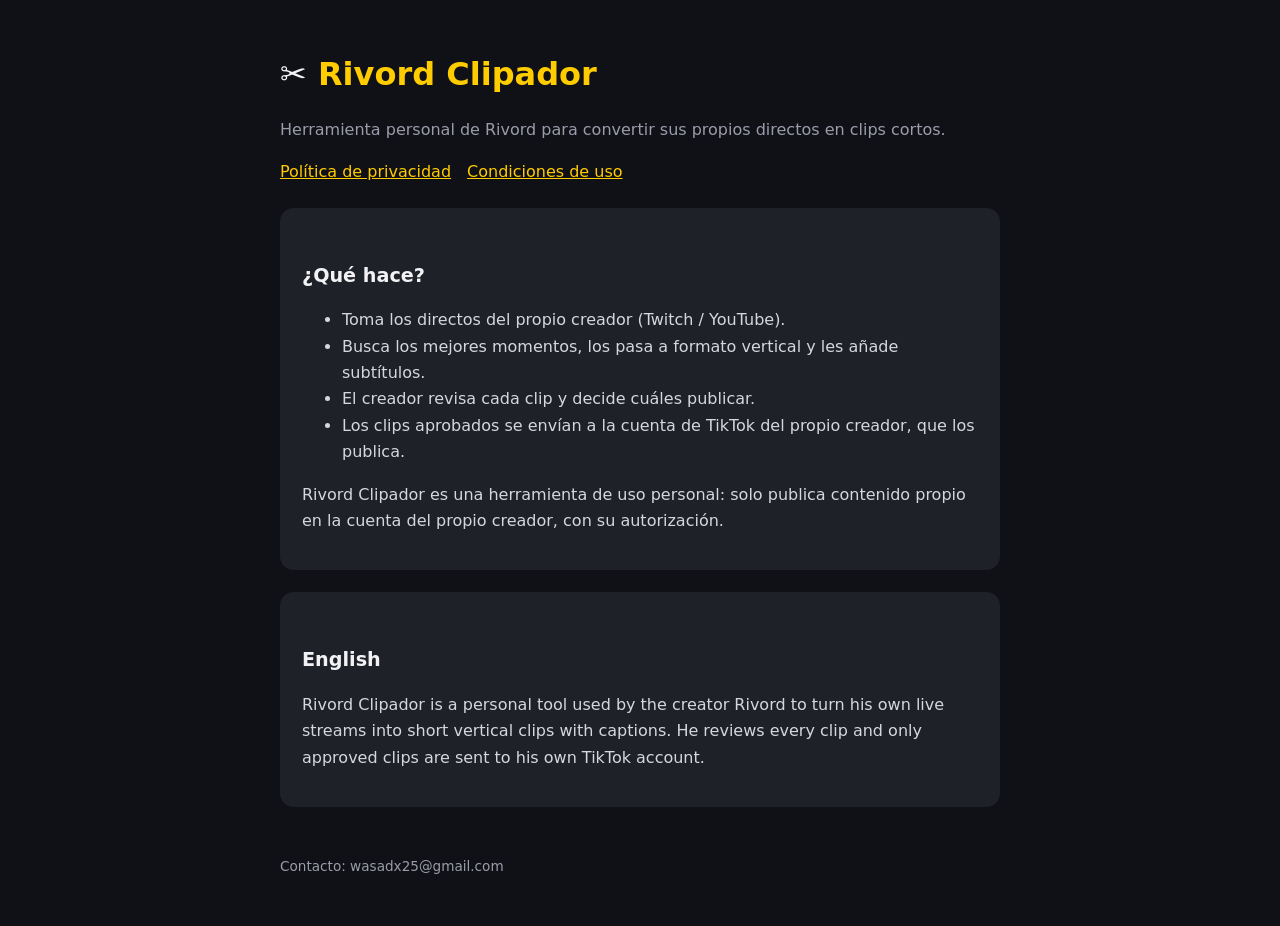
<file: index.html>
<!doctype html><html lang="es"><head><meta charset="utf-8"><meta name="viewport" content="width=device-width,initial-scale=1">
<title>Rivord Clipador</title><link rel="stylesheet" href="estilo.css"></head><body><main>
<h1>✂ <span>Rivord Clipador</span></h1>
<p class="sub">Herramienta personal de Rivord para convertir sus propios directos en clips cortos.</p>
<nav><a href="privacidad.html">Política de privacidad</a><a href="terminos.html">Condiciones de uso</a></nav>
<div class="card">
<h2>¿Qué hace?</h2>
<ul>
<li>Toma los directos del propio creador (Twitch / YouTube).</li>
<li>Busca los mejores momentos, los pasa a formato vertical y les añade subtítulos.</li>
<li>El creador revisa cada clip y decide cuáles publicar.</li>
<li>Los clips aprobados se envían a la cuenta de TikTok del propio creador, que los publica.</li>
</ul>
<p>Rivord Clipador es una herramienta de uso personal: solo publica contenido propio en la cuenta del propio creador, con su autorización.</p>
</div>
<div class="card" lang="en">
<h2>English</h2>
<p>Rivord Clipador is a personal tool used by the creator Rivord to turn his own live streams into short vertical clips with captions. He reviews every clip and only approved clips are sent to his own TikTok account.</p>
</div>
<footer>Contacto: wasadx25@gmail.com</footer>
</main></body></html>
</file>
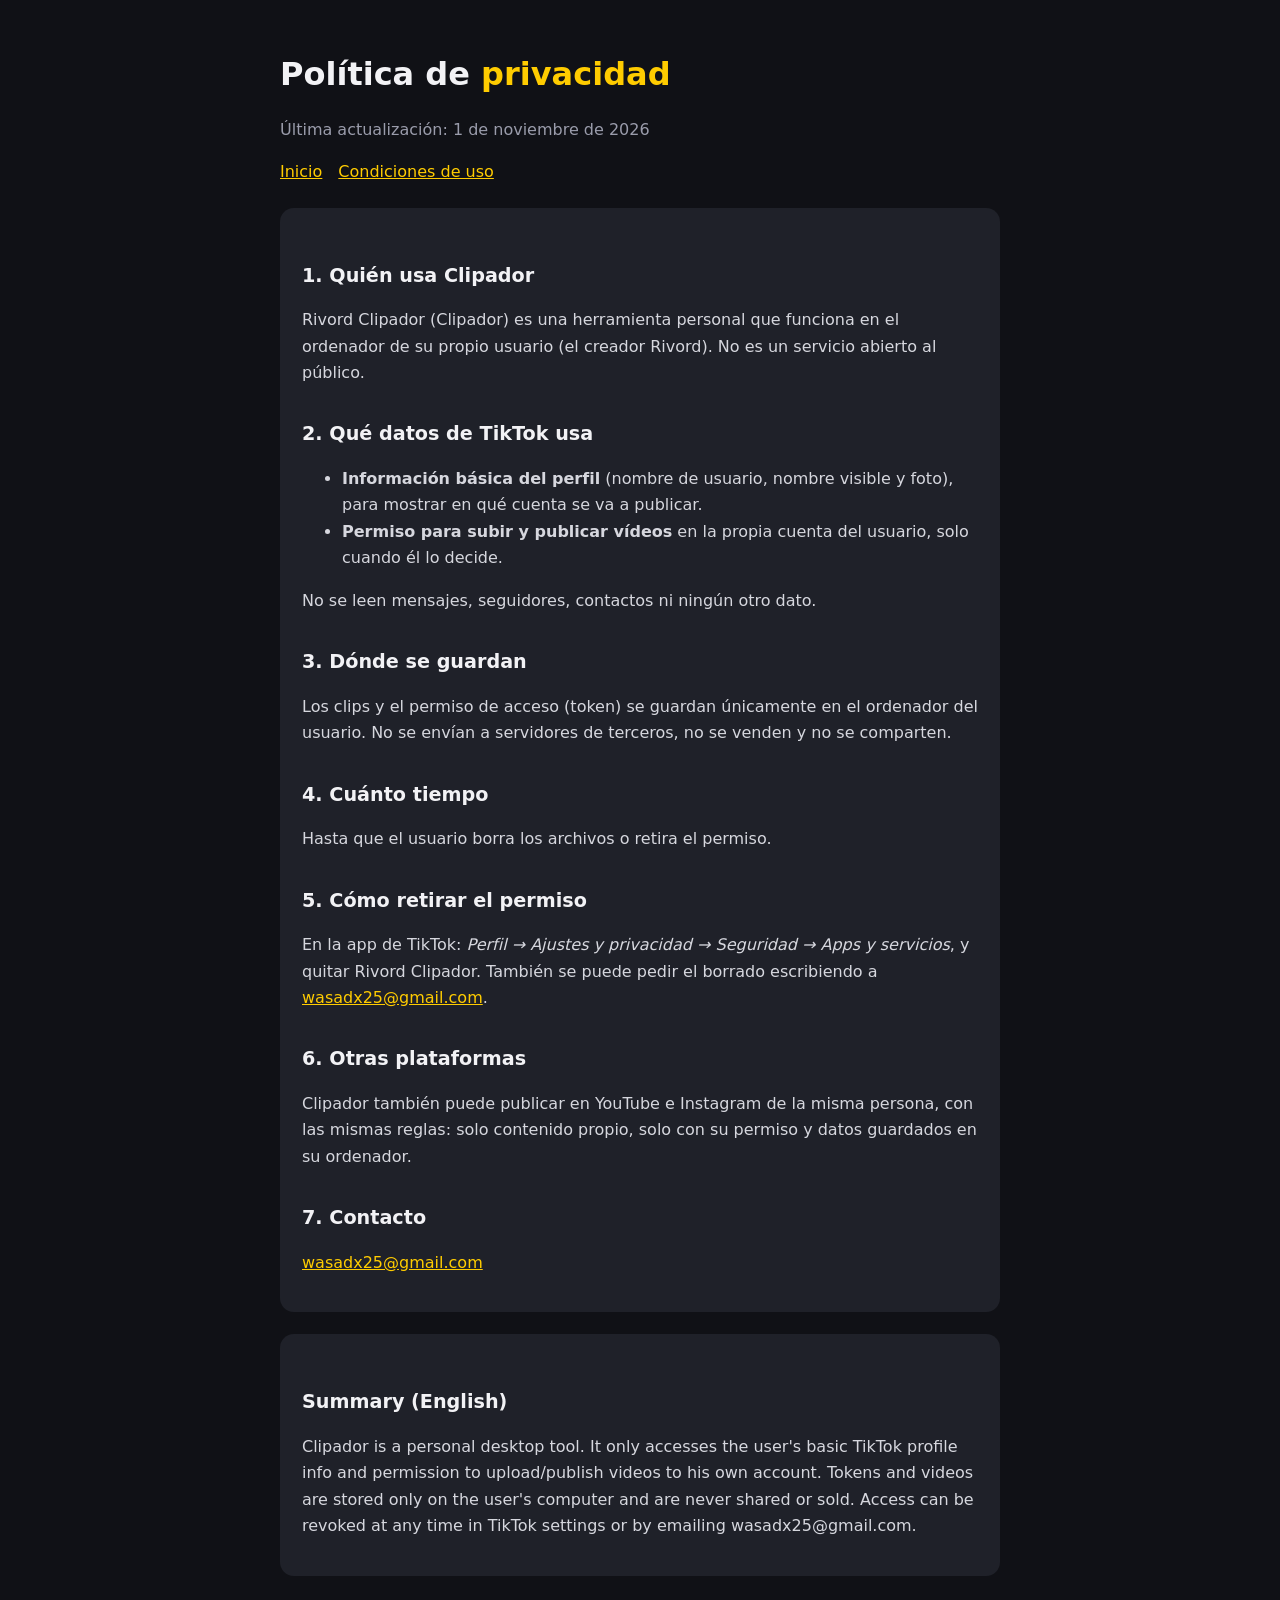
<file: privacidad.html>
<!doctype html><html lang="es"><head><meta charset="utf-8"><meta name="viewport" content="width=device-width,initial-scale=1">
<title>Privacidad · Rivord Clipador</title><link rel="stylesheet" href="estilo.css"></head><body><main>
<h1>Política de <span>privacidad</span></h1><p class="sub">Última actualización: 1 de noviembre de 2026</p>
<nav><a href="index.html">Inicio</a><a href="terminos.html">Condiciones de uso</a></nav>
<div class="card">
<h2>1. Quién usa Clipador</h2>
<p>Rivord Clipador (Clipador) es una herramienta personal que funciona en el ordenador de su propio usuario (el creador Rivord). No es un servicio abierto al público.</p>
<h2>2. Qué datos de TikTok usa</h2>
<ul>
<li><b>Información básica del perfil</b> (nombre de usuario, nombre visible y foto), para mostrar en qué cuenta se va a publicar.</li>
<li><b>Permiso para subir y publicar vídeos</b> en la propia cuenta del usuario, solo cuando él lo decide.</li>
</ul>
<p>No se leen mensajes, seguidores, contactos ni ningún otro dato.</p>
<h2>3. Dónde se guardan</h2>
<p>Los clips y el permiso de acceso (token) se guardan únicamente en el ordenador del usuario. No se envían a servidores de terceros, no se venden y no se comparten.</p>
<h2>4. Cuánto tiempo</h2>
<p>Hasta que el usuario borra los archivos o retira el permiso.</p>
<h2>5. Cómo retirar el permiso</h2>
<p>En la app de TikTok: <i>Perfil → Ajustes y privacidad → Seguridad → Apps y servicios</i>, y quitar Rivord Clipador. También se puede pedir el borrado escribiendo a <a href="mailto:wasadx25@gmail.com">wasadx25@gmail.com</a>.</p>
<h2>6. Otras plataformas</h2>
<p>Clipador también puede publicar en YouTube e Instagram de la misma persona, con las mismas reglas: solo contenido propio, solo con su permiso y datos guardados en su ordenador.</p>
<h2>7. Contacto</h2>
<p><a href="mailto:wasadx25@gmail.com">wasadx25@gmail.com</a></p>
</div>
<div class="card" lang="en"><h2>Summary (English)</h2>
<p>Clipador is a personal desktop tool. It only accesses the user's basic TikTok profile info and permission to upload/publish videos to his own account. Tokens and videos are stored only on the user's computer and are never shared or sold. Access can be revoked at any time in TikTok settings or by emailing wasadx25@gmail.com.</p></div>
</main></body></html>
</file>
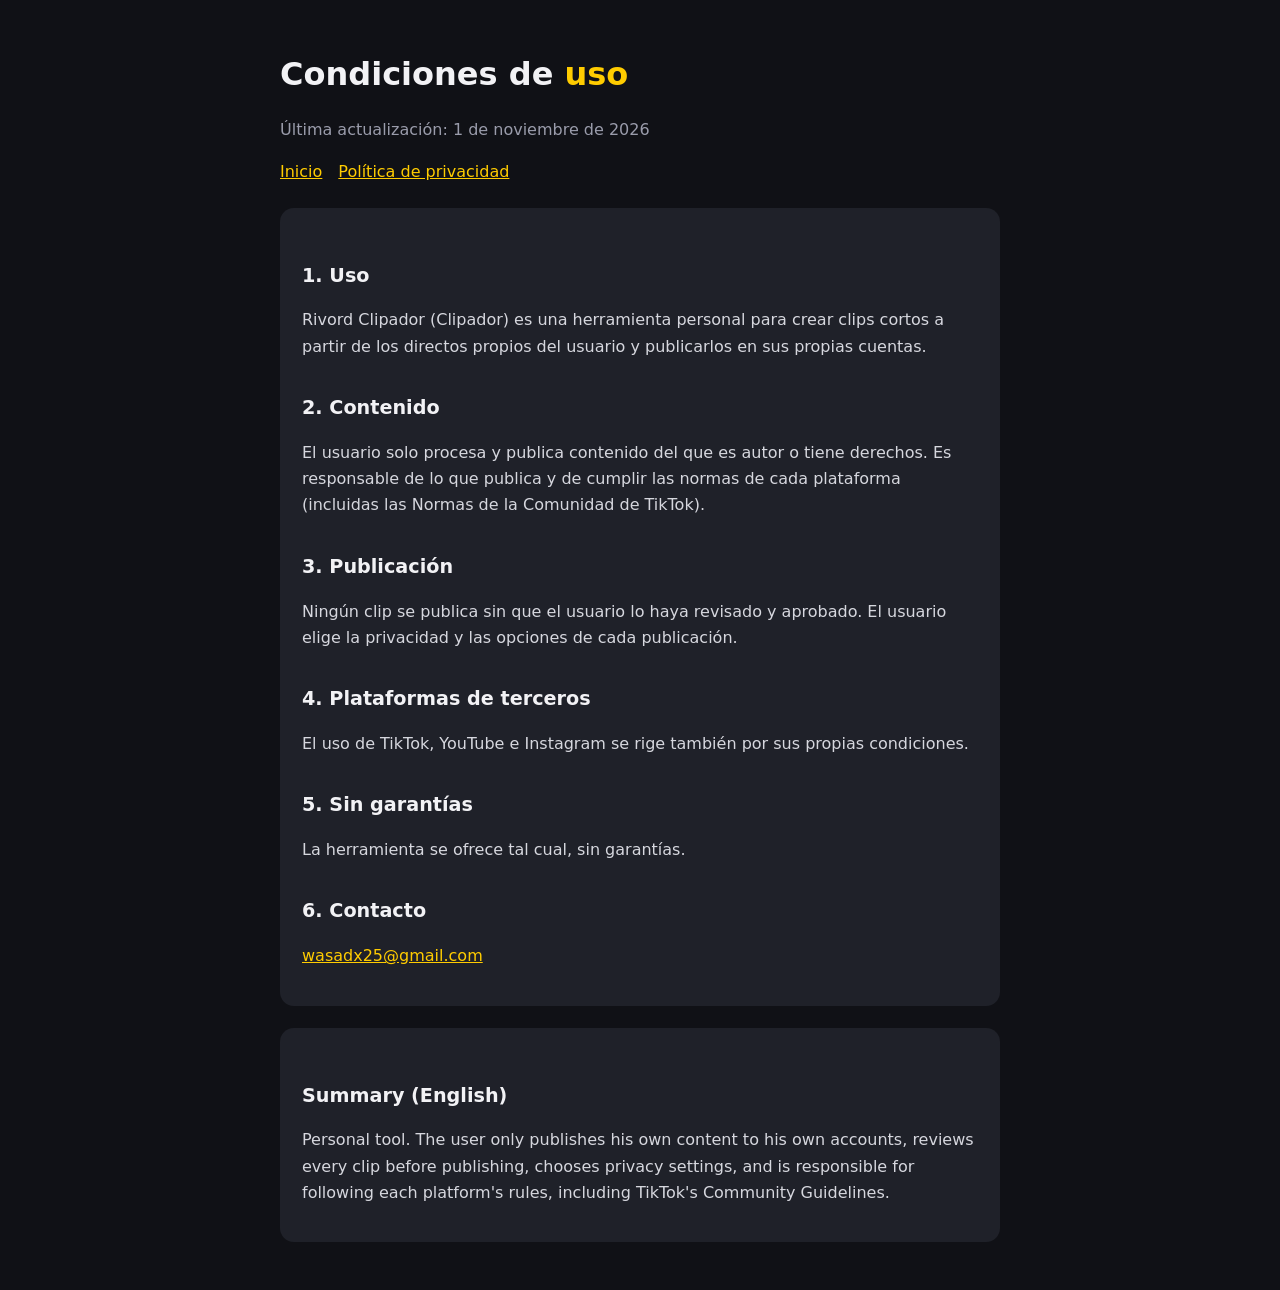
<file: terminos.html>
<!doctype html><html lang="es"><head><meta charset="utf-8"><meta name="viewport" content="width=device-width,initial-scale=1">
<title>Condiciones · Rivord Clipador</title><link rel="stylesheet" href="estilo.css"></head><body><main>
<h1>Condiciones de <span>uso</span></h1><p class="sub">Última actualización: 1 de noviembre de 2026</p>
<nav><a href="index.html">Inicio</a><a href="privacidad.html">Política de privacidad</a></nav>
<div class="card">
<h2>1. Uso</h2><p>Rivord Clipador (Clipador) es una herramienta personal para crear clips cortos a partir de los directos propios del usuario y publicarlos en sus propias cuentas.</p>
<h2>2. Contenido</h2><p>El usuario solo procesa y publica contenido del que es autor o tiene derechos. Es responsable de lo que publica y de cumplir las normas de cada plataforma (incluidas las Normas de la Comunidad de TikTok).</p>
<h2>3. Publicación</h2><p>Ningún clip se publica sin que el usuario lo haya revisado y aprobado. El usuario elige la privacidad y las opciones de cada publicación.</p>
<h2>4. Plataformas de terceros</h2><p>El uso de TikTok, YouTube e Instagram se rige también por sus propias condiciones.</p>
<h2>5. Sin garantías</h2><p>La herramienta se ofrece tal cual, sin garantías.</p>
<h2>6. Contacto</h2><p><a href="mailto:wasadx25@gmail.com">wasadx25@gmail.com</a></p>
</div>
<div class="card" lang="en"><h2>Summary (English)</h2><p>Personal tool. The user only publishes his own content to his own accounts, reviews every clip before publishing, chooses privacy settings, and is responsible for following each platform's rules, including TikTok's Community Guidelines.</p></div>
</main></body></html>
</file>
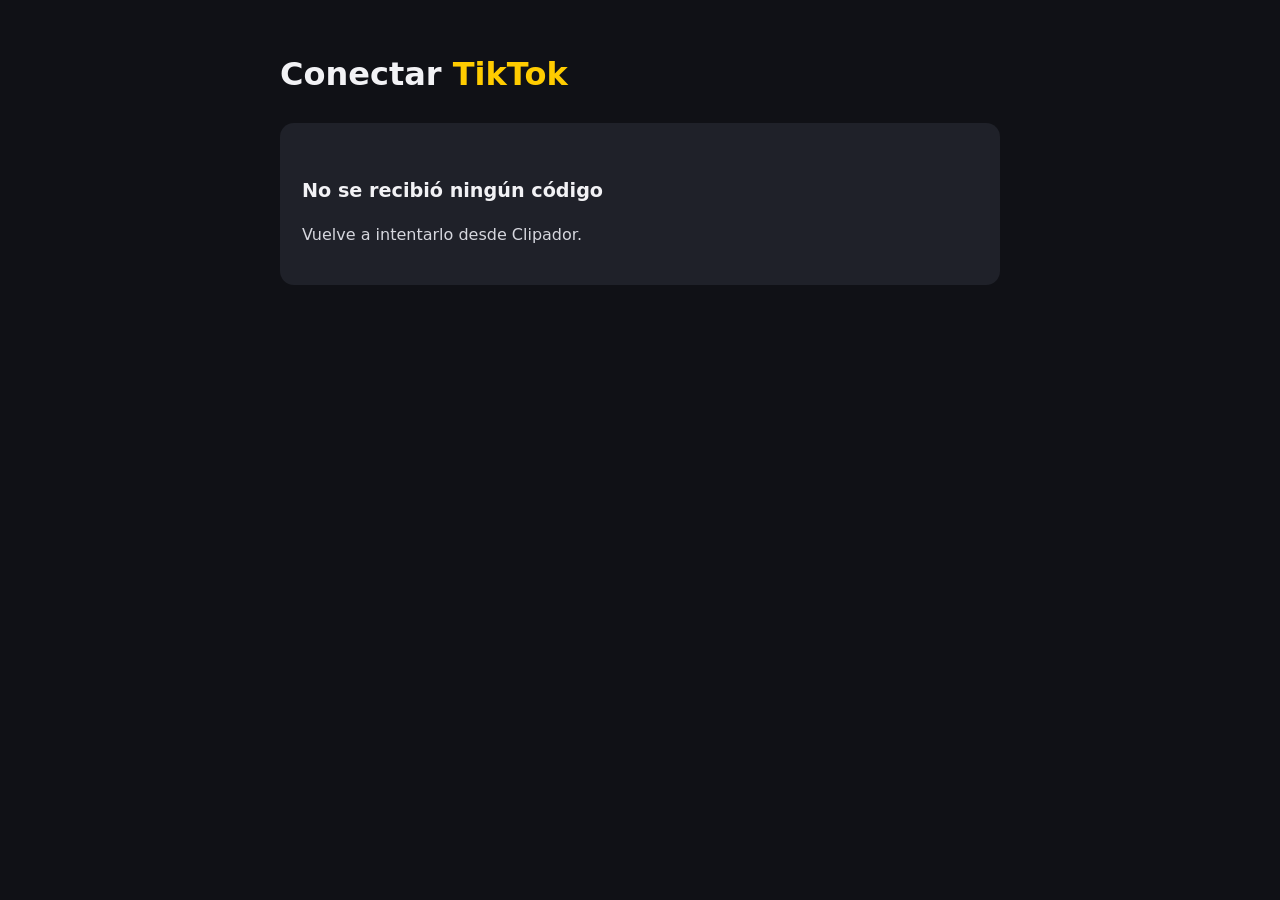
<file: tiktok.html>
<!doctype html><html lang="es"><head><meta charset="utf-8"><meta name="viewport" content="width=device-width,initial-scale=1">
<title>Conectar TikTok · Rivord Clipador</title><link rel="stylesheet" href="estilo.css"></head><body><main>
<h1>Conectar <span>TikTok</span></h1>
<div class="card" id="c"><p>Procesando…</p></div>
<script>
var p=new URLSearchParams(location.search),c=document.getElementById('c');
if(p.get('code')){c.innerHTML='<h2>✓ Permiso concedido</h2><p>Copia este código y pégalo en Clipador:</p><p><code id="k"></code></p><button onclick="navigator.clipboard.writeText(document.getElementById(\'k\').textContent);this.textContent=\'Copiado ✓\'">Copiar código</button>';document.getElementById('k').textContent=p.get('code');}
else{c.innerHTML='<h2>No se recibió ningún código</h2><p>'+(p.get('error_description')||'Vuelve a intentarlo desde Clipador.')+'</p>';}
</script></main></body></html>
</file>
<file: estilo.css>
:root{--f:#101116;--t:#1f2129;--x:#f2f2f5;--s:#9a9cab;--a:#ffcc00}
*{box-sizing:border-box}body{margin:0;background:var(--f);color:var(--x);font:16px/1.65 system-ui,-apple-system,"Segoe UI",sans-serif}
main{max-width:760px;margin:0 auto;padding:48px 20px}h1{font-size:2rem;margin:0 0 6px}h1 span{color:var(--a)}
h2{margin-top:2rem;font-size:1.2rem}p,li{color:#d6d7de}.sub{color:var(--s)}a{color:var(--a)}
.card{background:var(--t);border-radius:14px;padding:20px 22px;margin-top:22px}
nav a{margin-right:16px}footer{color:var(--s);font-size:.85rem;margin-top:48px}
code{background:#2b2e39;padding:2px 6px;border-radius:6px}
</file>
